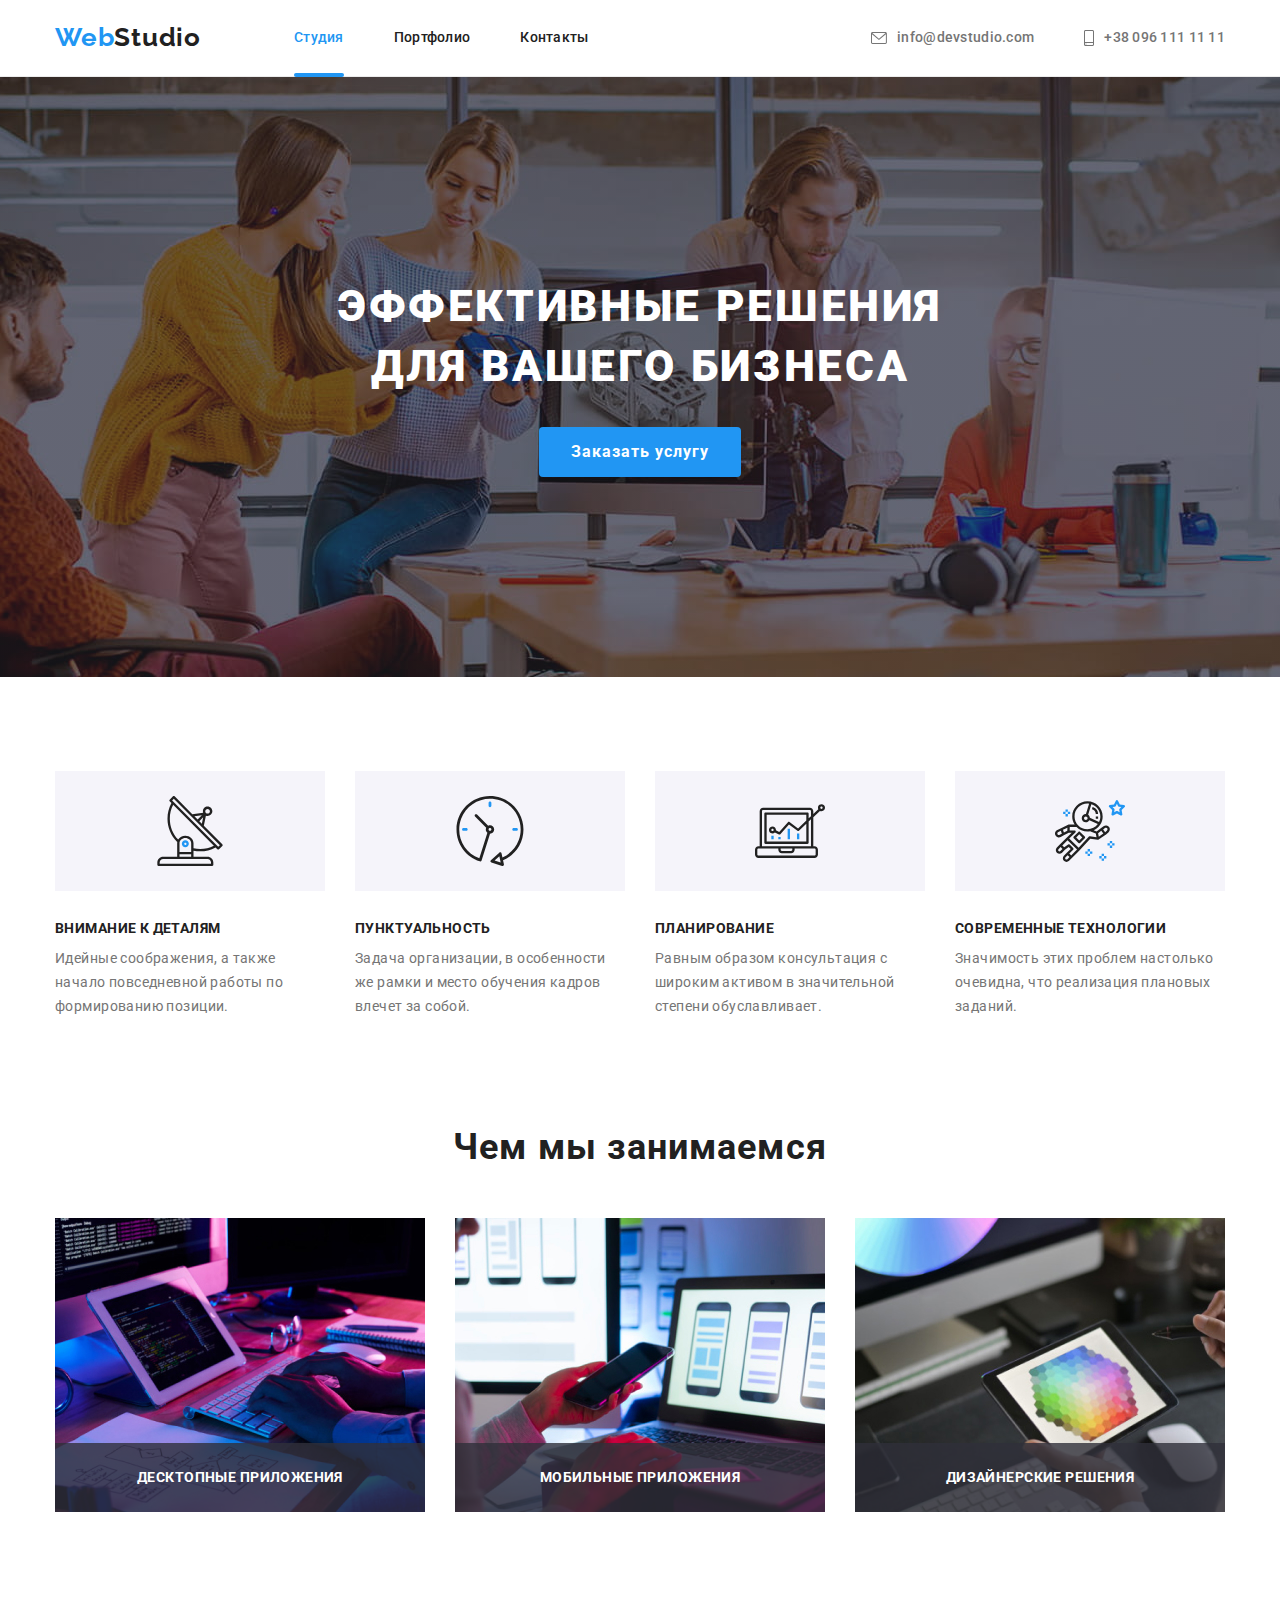
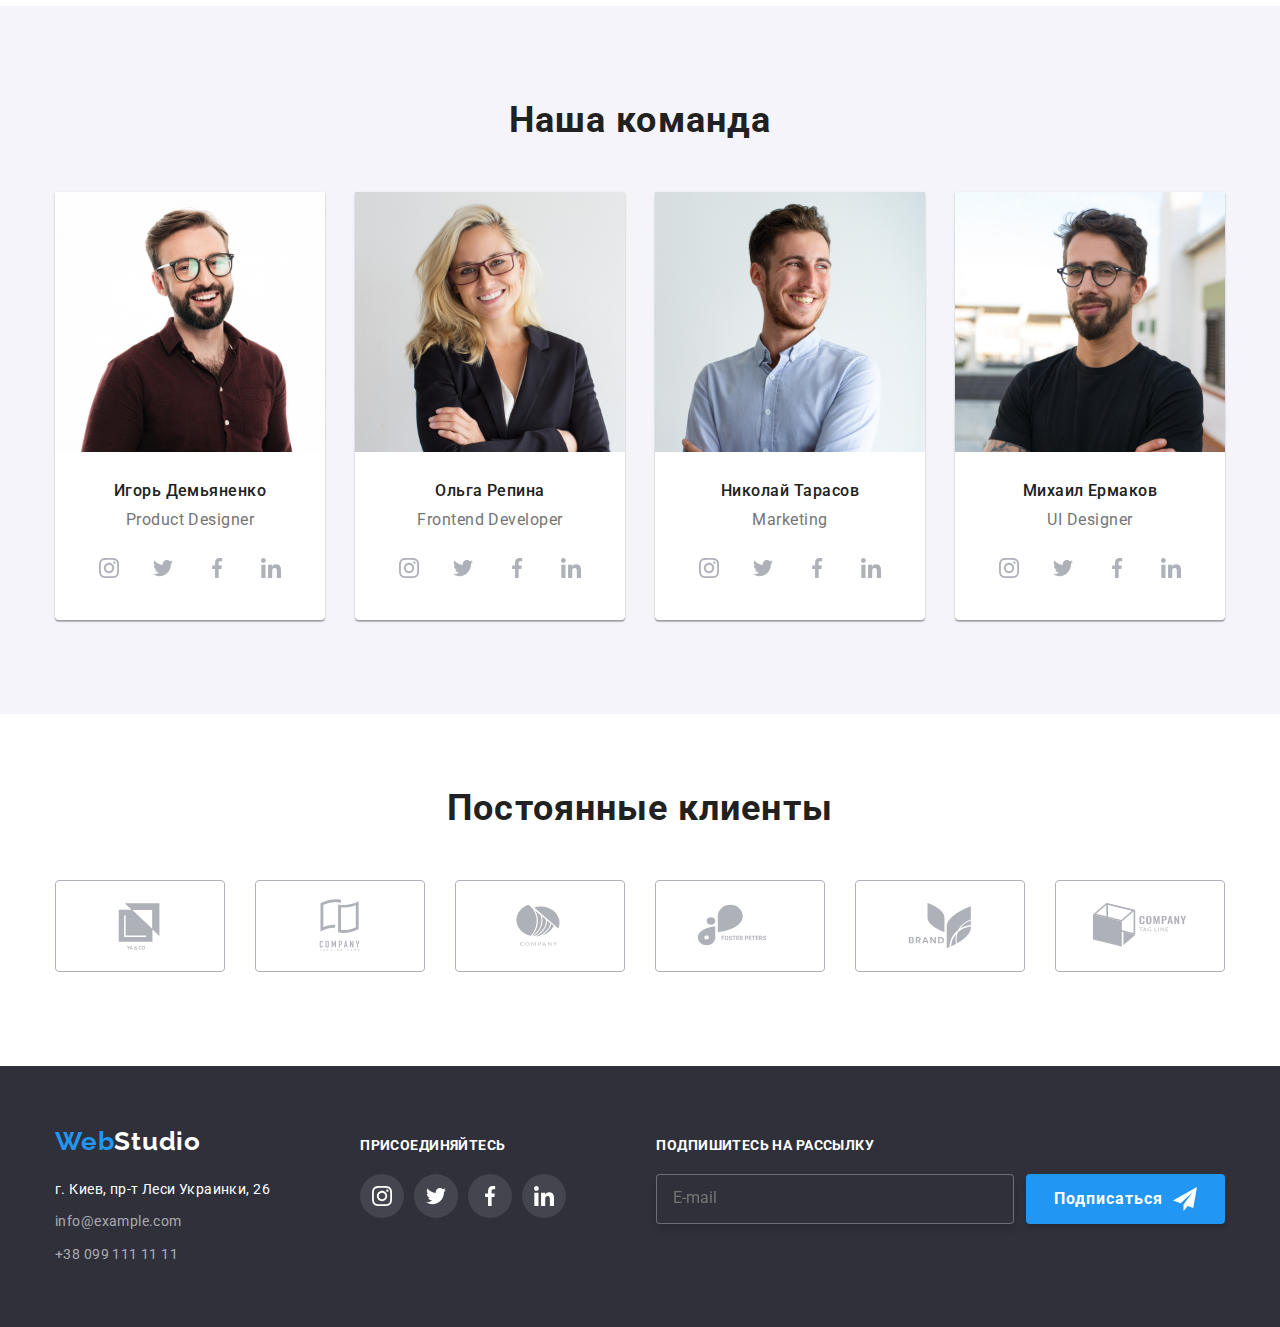
<file: index.html>
<!DOCTYPE html>
<html lang="ru">
  <head>
    <meta charset="UTF-8" />
    <meta http-equiv="X-UA-Compatible" content="IE=edge" />
    <meta name="viewport" content="width=device-width, initial-scale=1.0" />

    <title>Web Studio</title>
    <link
      href="https://fonts.googleapis.com/css2?family=Raleway:wght@700&family=Roboto:wght@400;500;700;900&display=swap"
      rel="stylesheet"
    />
    <link rel="preconnect" href="https://fonts.gstatic.com" crossorigin />
    <link
      rel="stylesheet"
      href="https://cdnjs.cloudflare.com/ajax/libs/modern-normalize/1.0.0/modern-normalize.min.css"
    />
    <link rel="stylesheet" href="./style/style.css" />
  </head>
  <body>
    <!--Шапка сайту-->
    <header class="header">
      <div class="container container-header">
        <nav class="navigation">
          <a class="navigation-logo" href="./index.html"
            ><span>Web</span>Studio</a
          >
          <ul class="navigation-list">
            <li>
              <a class="nav-list-link current" href="./index.html">Студия</a>
            </li>
            <li>
              <a class="nav-list-link" href="./portfolio.html">Портфолио</a>
            </li>
            <li>
              <a class="nav-list-link" href="">Контакты</a>
            </li>
          </ul>
        </nav>
        <ul class="header-contacts">
          <li class="headers-contacts-content">
            <a class="navigation-mail" href="mailto:info@devstudio.com">
              <svg class="icon" width="16px" height="12px">
                <use href="./images/sprite.svg#icon-envelope"></use>
              </svg>
              info@devstudio.com
            </a>
          </li>
          <li class="headers-contacts-content">
            <a class="navigation-tel" href="tel:+380961111111">
              <svg class="icon" width="10" height="16">
                <use href="./images/sprite.svg#icon-smartphone"></use>
              </svg>
              +38 096 111 11 11
            </a>
          </li>
        </ul>
      </div>
    </header>
    <!--Контентная часть сайту-->
    <main>
      <!--Hero-->
      <section class="hero-section">
        <div class="container">
          <h1 class="hero-title">
            Эффективные решения<br />
            для вашего бизнеса
          </h1>
          <button data-modal-open class="hero-button" type="button">
            Заказать услугу
          </button>
        </div>
      </section>
      <!--Особенности-->
      <section class="features-section">
        <div class="container">
          <h2 class="visually-hidden">Особенности</h2>
          <ul class="features-list list">
            <li class="features-item icon-antenna">
              <div class="icon-container">
                <svg class="icon-antenna" width="70px" height="70px">
                  <use href="./images/sprite.svg#icon-antenna"></use>
                </svg>
              </div>
              <h3 class="features-title">Внимание к деталям</h3>
              <p class="features-description">
                Идейные соображения, а также начало повседневной работы по
                формированию позиции.
              </p>
            </li>
            <li class="features-item icon-clock">
              <div class="icon-container">
                <svg class="icon-clock" width="70px" height="70px">
                  <use href="./images/sprite.svg#icon-clock"></use>
                </svg>
              </div>
              <h3 class="features-title">Пунктуальность</h3>
              <p class="features-description">
                Задача организации, в особенности же рамки и место обучения
                кадров влечет за собой.
              </p>
            </li>
            <li class="features-item icon-diagram">
              <div class="icon-container">
                <svg class="icon-diagram" width="70px" height="70px">
                  <use href="./images/sprite.svg#icon-diagram"></use>
                </svg>
              </div>
              <h3 class="features-title">Планирование</h3>
              <p class="features-description">
                Равным образом консультация с широким активом в значительной
                степени обуславливает.
              </p>
            </li>
            <li class="features-item icon-astronaut">
              <div class="icon-container">
                <svg class="icon-astronaut" width="70px" height="70px">
                  <use href="./images/sprite.svg#icon-astronaut"></use>
                </svg>
              </div>
              <h3 class="features-title">Современные технологии</h3>
              <p class="features-description">
                Значимость этих проблем настолько очевидна, что реализация
                плановых заданий.
              </p>
            </li>
          </ul>
        </div>
      </section>
      <!--Чем мы занимаемся-->
      <section class="activity-section">
        <div class="container">
          <h2 class="activity-title">Чем мы занимаемся</h2>
          <ul class="activity-list">
            <li class="activity-list-items">
              <div class="activity-list-thumb-container">
                <img
                  class="activity-list-thumg"
                  src="./images/box1.jpg"
                  alt="верстка сайту"
                  width="370"
                />
                <p class="activity-list-thumb-txt">Десктопные приложения</p>
              </div>
            </li>
            <li class="activity-list-items">
              <div class="activity-list-thumb-container">
                <img
                  class="activity-list-thumg"
                  src="./images/box2.jpg"
                  alt="адаптивність сайту"
                  width="370"
                />
                <p class="activity-list-thumb-txt">Мобильные приложения</p>
              </div>
            </li>
            <li class="activity-list-items">
              <div class="activity-list-thumb-container">
                <img
                  class="activity-list-thumg"
                  src="./images/box3.jpg"
                  alt="дизайн сайту"
                  width="370"
                />
                <p class="activity-list-thumb-txt">Дизайнерские решения</p>
              </div>
            </li>
          </ul>
        </div>
      </section>
      <!--Наша команда-->
      <section class="team-section">
        <div class="container">
          <h2 class="team-title">Наша команда</h2>
          <ul class="team-list">
            <li class="team-members">
              <img
                src="./images/employee1.jpg"
                alt="Перший працівник"
                width="270"
              />
              <div class="team-members-info">
                <h3 class="team-members-name">Игорь Демьяненко</h3>
                <p class="team-members-job">Product Designer</p>
                <ul class="team-social">
                  <li class="socials">
                    <a class="socials-link" href="#">
                      <svg class="insta">
                        <use href="./images/sprite.svg#icon-instagram"></use>
                      </svg>
                    </a>
                  </li>
                  <li class="socials">
                    <a class="socials-link" href="#">
                      <svg class="twit">
                        <use href="./images/sprite.svg#icon-twitter"></use>
                      </svg>
                    </a>
                  </li>
                  <li class="socials">
                    <a class="socials-link" href="#">
                      <svg class="fb">
                        <use href="./images/sprite.svg#icon-facebook"></use>
                      </svg>
                    </a>
                  </li>
                  <li class="socials">
                    <a class="socials-link" href="#">
                      <svg class="link">
                        <use href="./images/sprite.svg#icon-linkedin"></use>
                      </svg>
                    </a>
                  </li>
                </ul>
              </div>
            </li>
            <li class="team-members">
              <img
                src="./images/employee2.jpg"
                alt="Другий працівник"
                width="270"
              />
              <div class="team-members-info">
                <h3 class="team-members-name">Ольга Репина</h3>
                <p class="team-members-job">Frontend Developer</p>
                <ul class="team-social">
                  <li class="socials">
                    <a class="socials-link" href="#">
                      <svg class="insta">
                        <use href="./images/sprite.svg#icon-instagram"></use>
                      </svg>
                    </a>
                  </li>
                  <li class="socials">
                    <a class="socials-link" href="#">
                      <svg class="twit">
                        <use href="./images/sprite.svg#icon-twitter"></use>
                      </svg>
                    </a>
                  </li>
                  <li class="socials">
                    <a class="socials-link" href="#">
                      <svg class="fb">
                        <use href="./images/sprite.svg#icon-facebook"></use>
                      </svg>
                    </a>
                  </li>
                  <li class="socials">
                    <a class="socials-link" href="#">
                      <svg class="link">
                        <use href="./images/sprite.svg#icon-linkedin"></use>
                      </svg>
                    </a>
                  </li>
                </ul>
              </div>
            </li>
            <li class="team-members">
              <img
                src="./images/employee3.jpg"
                alt="Третій працівник"
                width="270"
              />
              <div class="team-members-info">
                <h3 class="team-members-name">Николай Тарасов</h3>
                <p class="team-members-job">Marketing</p>
                <ul class="team-social">
                  <li class="socials">
                    <a class="socials-link" href="#">
                      <svg class="insta">
                        <use href="./images/sprite.svg#icon-instagram"></use>
                      </svg>
                    </a>
                  </li>
                  <li class="socials">
                    <a class="socials-link" href="#">
                      <svg class="twit">
                        <use href="./images/sprite.svg#icon-twitter"></use>
                      </svg>
                    </a>
                  </li>
                  <li class="socials">
                    <a class="socials-link" href="#">
                      <svg class="fb">
                        <use href="./images/sprite.svg#icon-facebook"></use>
                      </svg>
                    </a>
                  </li>
                  <li class="socials">
                    <a class="socials-link" href="#">
                      <svg class="link">
                        <use href="./images/sprite.svg#icon-linkedin"></use>
                      </svg>
                    </a>
                  </li>
                </ul>
              </div>
            </li>
            <li class="team-members">
              <img
                src="./images/employee4.jpg"
                alt="Четвертий працівник"
                width="270"
              />
              <div class="team-members-info">
                <h3 class="team-members-name">Михаил Ермаков</h3>
                <p class="team-members-job">UI Designer</p>
                <ul class="team-social">
                  <li class="socials">
                    <a class="socials-link" href="#">
                      <svg class="insta">
                        <use href="./images/sprite.svg#icon-instagram"></use>
                      </svg>
                    </a>
                  </li>
                  <li class="socials">
                    <a class="socials-link" href="#">
                      <svg class="twit">
                        <use href="./images/sprite.svg#icon-twitter"></use>
                      </svg>
                    </a>
                  </li>
                  <li class="socials">
                    <a class="socials-link" href="#">
                      <svg class="fb">
                        <use href="./images/sprite.svg#icon-facebook"></use>
                      </svg>
                    </a>
                  </li>
                  <li class="socials">
                    <a class="socials-link" href="#">
                      <svg class="link">
                        <use href="./images/sprite.svg#icon-linkedin"></use>
                      </svg>
                    </a>
                  </li>
                </ul>
              </div>
            </li>
          </ul>
        </div>
      </section>
      <!-- Постоянные клиенты -->
      <section class="regular-clients-sect">
        <div class="container">
          <h2 class="regular-clients-title">Постоянные клиенты</h2>
          <ul class="regular-clients-list">
            <li class="client">
              <a class="client-link" href="#">
                <svg class="logo" width="106px" height="60px">
                  <use href="./images/sprite.svg#icon-Logo-1"></use>
                </svg>
              </a>
            </li>
            <li class="client">
              <a class="client-link" href="#">
                <svg class="logo" width="106px" height="60px">
                  <use href="./images/sprite.svg#icon-Logo-2"></use>
                </svg>
              </a>
            </li>
            <li class="client">
              <a class="client-link" href="#">
                <svg class="logo" width="106px" height="60px">
                  <use href="./images/sprite.svg#icon-Logo-3"></use>
                </svg>
              </a>
            </li>
            <li class="client">
              <a class="client-link" href="#">
                <svg class="logo" width="106px" height="60px">
                  <use href="./images/sprite.svg#icon-Logo-4"></use>
                </svg>
              </a>
            </li>
            <li class="client">
              <a class="client-link" href="#">
                <svg class="logo" width="106px" height="60px">
                  <use href="./images/sprite.svg#icon-Logo-5"></use>
                </svg>
              </a>
            </li>
            <li class="client">
              <a class="client-link" href="#">
                <svg class="logo" width="106px" height="60px">
                  <use href="./images/sprite.svg#icon-Logo-6"></use>
                </svg>
              </a>
            </li>
          </ul>
        </div>
      </section>
    </main>
    <!-- Футер -->
    <footer>
      <div class="container footer-container">
        <div class="footer-contacts">
          <a class="footer-logo" href="./index.html"><span>Web</span>Studio</a>
          <address class="footer-adress">
            <a
              class="footer-adress-link"
              href="https://www.google.com/maps/place/%D0%B1%D1%83%D0%BB%D1%8C%D0%B2%D0%B0%D1%80+%D0%9B%D0%B5%D1%81%D1%96+%D0%A3%D0%BA%D1%80%D0%B0%D1%97%D0%BD%D0%BA%D0%B8,+26,+%D0%9A%D0%B8%D1%97%D0%B2,+%D0%A3%D0%BA%D1%80%D0%B0%D1%97%D0%BD%D0%B0,+02000/@50.4262439,30.5374973,17.52z/data=!4m5!3m4!1s0x40d4cf0e033ecbe9:0x57a4dffefec77da0!8m2!3d50.4265807!4d30.5383858"
              target="_blank"
            >
              г. Киев, пр-т Леси Украинки, 26</a
            >
          </address>
          <ul class="footer-list">
            <li class="footer-item">
              <a class="footer-email" href="mailto:info@example.com"
                >info@example.com</a
              >
            </li>
            <li class="footer-item">
              <a class="footer-tel" href="tel:+380991111111"
                >+38 099 111 11 11</a
              >
            </li>
          </ul>
        </div>
        <div class="footer-social-container">
          <h2 class="footer-social-title">Присоединяйтесь</h2>
          <ul class="footer-contacts-list">
            <li class="footer-icon">
              <a href="#">
                <svg class="insta-footer">
                  <use href="./images/sprite.svg#icon-instagram"></use>
                </svg>
              </a>
            </li>
            <li class="footer-icon">
              <a href="#">
                <svg class="twit-footer">
                  <use href="./images/sprite.svg#icon-twitter"></use>
                </svg>
              </a>
            </li>
            <li class="footer-icon">
              <a href="#">
                <svg class="fb-footer">
                  <use href="./images/sprite.svg#icon-facebook"></use>
                </svg>
              </a>
            </li>
            <li class="footer-icon">
              <a href="#">
                <svg class="link-footer">
                  <use href="./images/sprite.svg#icon-linkedin"></use>
                </svg>
              </a>
            </li>
          </ul>
        </div>
        <div class="footer-form-container">
          <form name="newsletter-form" class="footer-form">
            <strong class="footer-title-email">Подпишитесь на рассылку</strong>
            <div class="input-submit-container">
              <input
                class="footer-form-input"
                id="email"
                type="email"
                name="mail"
                placeholder="E-mail"
              />
              <button type="submit" class="footer-form-button">
                Подписаться
                <svg class="footer-form-svg" width="24px" height="24px">
                  <use href="./images/sprite.svg#icon-send"></use>
                </svg>
              </button>
            </div>
          </form>
        </div>
      </div>
    </footer>
    <div data-modal class="backdrop is-hidden">
      <div class="backdrop-modal">
        <button data-modal-close class="backdrop-close-button">
          <svg class="backdrop-modal-close-icon" width="18px" height="18px">
            <use href="./images/sprite.svg#icon-close-icon"></use>
          </svg>
        </button>
        <form class="modal-form" name="modal-form">
          <strong class="modal-form-title">
            Оставьте свои данные, мы вам перезвоним
          </strong>
          <div class="form-field">
            <label for="name" class="modal-form-label">Имя</label>
            <input class="name-form" type="text" name="name" id="name" />
            <svg class="modal-svg-person" width="18px" height="18px">
              <use href="./images/sprite.svg#icon-person-modal"></use>
            </svg>
          </div>
          <div class="form-field">
            <label for="tel" class="modal-form-label">Телефон</label>
            <input class="tel-form" type="tel" name="telephone" id="tel" />
            <svg class="modal-svg-tel" width="18px" height="18px">
              <use href="./images/sprite.svg#icon-phone-modal"></use>
            </svg>
          </div>
          <div class="form-field">
            <label for="mail" class="modal-form-label">Почта</label>
            <input class="email-form" type="email" name="email" id="mail" />
            <svg class="modal-svg-email" width="18px" height="18px">
              <use href="./images/sprite.svg#icon-email-modal"></use>
            </svg>
          </div>
          <div class="form-field">
            <label for="comment" class="modal-form-label">Коментарий</label>
            <textarea
              name="comment"
              rows="5"
              placeholder="Введите текст"
              id="comment"
              class="modal-form-textarea"
            ></textarea>
          </div>
          <div class="modal-form-checkbox">
            <label class="checkbox-policy-agreement">
              <input class="checkbox-policy" type="checkbox" name="policy" />
              <svg class="checkbox-icon-svg" width="16px" height="15px">
                <use href="./images/sprite.svg#icon-check"></use>
              </svg>
              Соглашаюсь с рассылкой и принимаю&nbsp;
              <a class="policy-agreement-link" href="#"> Условия договора</a>
            </label>
          </div>
          <button type="submit" class="modal-form-button">Отправить</button>
        </form>
      </div>
    </div>
    <script src="./js/modal.js"></script>
  </body>
</html>
</file>
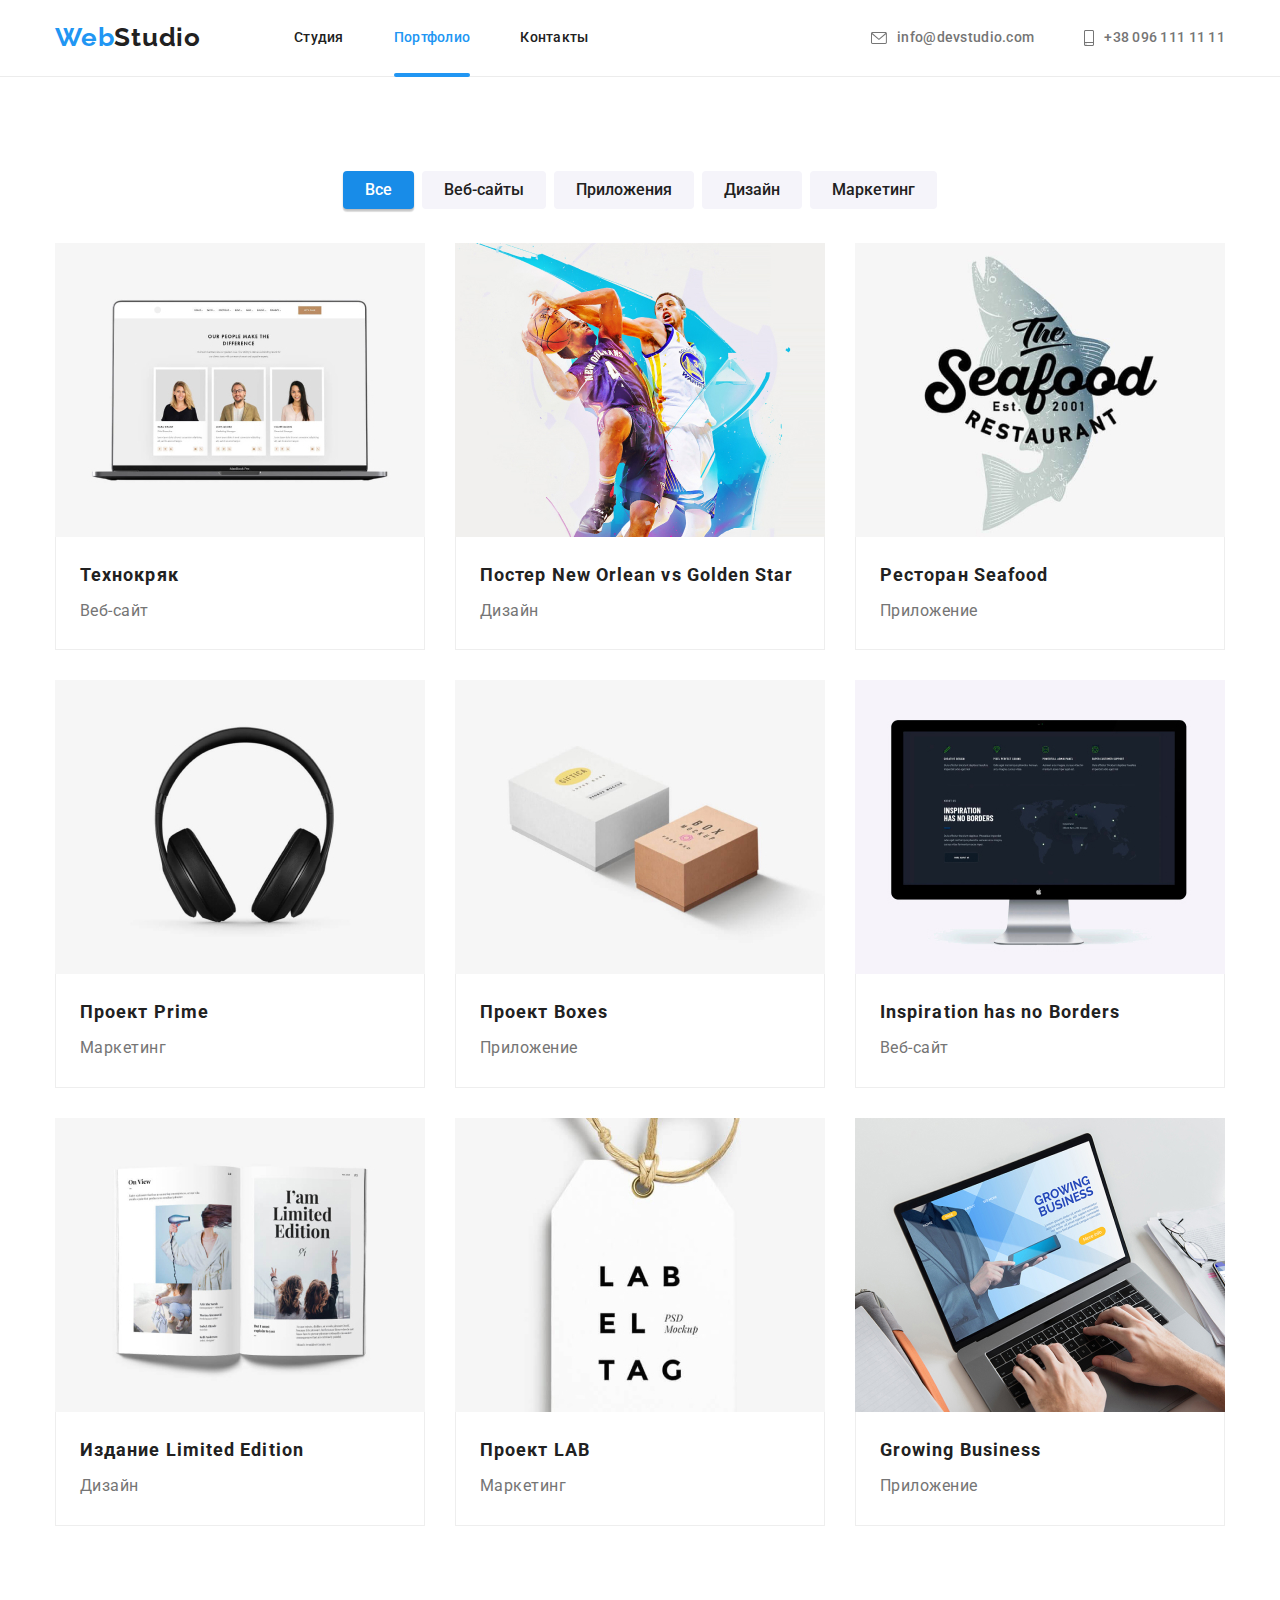
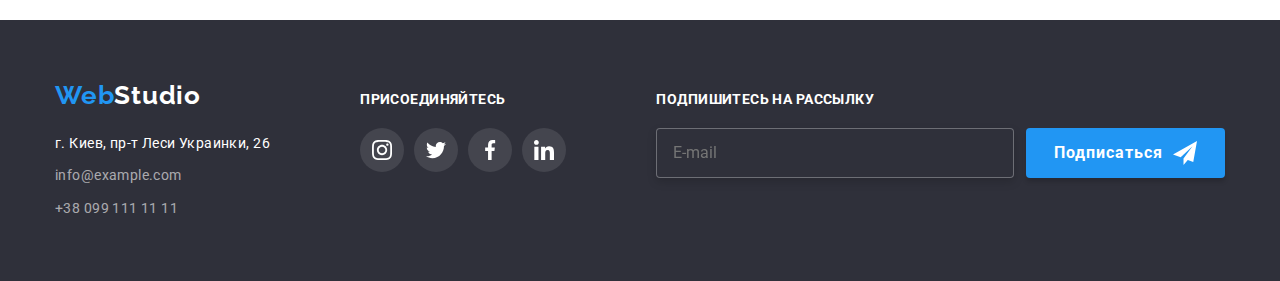
<file: portfolio.html>
<!DOCTYPE html>
<html lang="ru">
  <head>
    <meta charset="UTF-8" />
    <meta http-equiv="X-UA-Compatible" content="IE=edge" />
    <meta name="viewport" content="width=device-width, initial-scale=1.0" />

    <title>Web Studio</title>
    <link
      href="https://fonts.googleapis.com/css2?family=Raleway:wght@700&family=Roboto:wght@400;500;700;900&display=swap"
      rel="stylesheet"
    />
    <link rel="preconnect" href="https://fonts.gstatic.com" crossorigin />
    <link
      rel="stylesheet"
      href="https://cdnjs.cloudflare.com/ajax/libs/modern-normalize/1.0.0/modern-normalize.min.css"
    />
    <link rel="stylesheet" href="./style/style.css" />
  </head>
  <body>
    <!--Шапка сайту-->
    <header class="header">
      <div class="container container-header">
        <nav class="navigation">
          <a class="navigation-logo" href="./index.html"
            ><span>Web</span>Studio</a
          >
          <ul class="navigation-list">
            <li>
              <a class="nav-list-link" href="./index.html">Студия</a>
            </li>
            <li>
              <a class="nav-list-link current" href="./portfolio.html"
                >Портфолио</a
              >
            </li>
            <li>
              <a class="nav-list-link" href="">Контакты</a>
            </li>
          </ul>
        </nav>
        <ul class="header-contacts">
          <li class="headers-contacts-content">
            <a class="navigation-mail" href="mailto:info@devstudio.com">
              <svg class="icon" width="16px" height="12px">
                <use href="./images/sprite.svg#icon-envelope"></use>
              </svg>
              info@devstudio.com
            </a>
          </li>
          <li class="headers-contacts-content">
            <a class="navigation-tel" href="tel:+380961111111">
              <svg class="icon" width="10" height="16">
                <use href="./images/sprite.svg#icon-smartphone"></use>
              </svg>
              +38 096 111 11 11
            </a>
          </li>
        </ul>
      </div>
    </header>
    <!-- Контентна частина -->
    <main>
      <section class="section">
        <div class="template-container">
          <h2 class="template-title-hidden">Шаблоны</h2>
          <ul class="filters-list">
            <li class="filter-list-item">
              <button class="filters-list-button current-button" type="button">
                Все
              </button>
            </li>
            <li class="filters-list-item">
              <button class="filters-list-button" type="button">
                Веб-сайты
              </button>
            </li>
            <li class="filters-list-item">
              <button class="filters-list-button" type="button">
                Приложения
              </button>
            </li>
            <li class="filters-list-item">
              <button class="filters-list-button" type="button">Дизайн</button>
            </li>
            <li class="filters-list-item">
              <button class="filters-list-button" type="button">
                Маркетинг
              </button>
            </li>
          </ul>
          <ul class="template-list">
            <li class="template-thumb">
              <a class="template-thumb-link" href="#">
                <div class="template-thumb-container">
                  <img
                    src="./images/portfolioimg1.jpg"
                    alt="Веб-сайт пример"
                    width="370"
                  />
                  <div class="card-description">
                    <p class="card-description-txt">
                      Ресурс предлагает комплексные предложения с разным уровнем
                      функционала и сервисов. Все это позволит посетителю
                      получить исчерпывающие сведения о компании или частном
                      лице.
                    </p>
                  </div>
                </div>
                <div class="card-text">
                  <h3>Технокряк</h3>
                  <p>Веб-сайт</p>
                </div>
              </a>
            </li>
            <li class="template-thumb">
              <a class="template-thumb-link" href="#">
                <div class="template-thumb-container">
                  <img
                    src="./images/portfolioimg2.jpg"
                    alt="Постер пример"
                    width="370"
                  />
                  <div class="card-description">
                    <p class="card-description-txt">
                      Ресурс предлагает комплексные предложения с разным уровнем
                      функционала и сервисов. Все это позволит посетителю
                      получить исчерпывающие сведения о компании или частном
                      лице.
                    </p>
                  </div>
                </div>
                <div class="card-text">
                  <h3>Постер New Orlean vs Golden Star</h3>
                  <p>Дизайн</p>
                </div>
              </a>
            </li>
            <li class="template-thumb">
              <a class="template-thumb-link" href="#">
                <div class="template-thumb-container">
                  <img
                    src="./images/portfolioimg3.jpg"
                    alt="Приложение пример"
                    width="370"
                  />
                  <div class="card-description">
                    <p class="card-description-txt">
                      Ресурс предлагает комплексные предложения с разным уровнем
                      функционала и сервисов. Все это позволит посетителю
                      получить исчерпывающие сведения о компании или частном
                      лице.
                    </p>
                  </div>
                </div>
                <div class="card-text">
                  <h3>Ресторан Seafood</h3>
                  <p>Приложение</p>
                </div>
              </a>
            </li>
            <li class="template-thumb">
              <a class="template-thumb-link" href="#"
                ><div class="template-thumb-container">
                  <img
                    src="./images/portfolioimg4.jpg"
                    alt="Маркетинг пример"
                    width="370"
                  />
                  <div class="card-description">
                    <p class="card-description-txt">
                      Ресурс предлагает комплексные предложения с разным уровнем
                      функционала и сервисов. Все это позволит посетителю
                      получить исчерпывающие сведения о компании или частном
                      лице.
                    </p>
                  </div>
                </div>
                <div class="card-text">
                  <h3>Проект Prime</h3>
                  <p>Маркетинг</p>
                </div>
              </a>
            </li>
            <li class="template-thumb">
              <a class="template-thumb-link" href="#"
                ><div class="template-thumb-container">
                  <img
                    src="./images/portfolioimg5.jpg"
                    alt="Приложение пример"
                    width="370"
                  />
                  <div class="card-description">
                    <p class="card-description-txt">
                      Ресурс предлагает комплексные предложения с разным уровнем
                      функционала и сервисов. Все это позволит посетителю
                      получить исчерпывающие сведения о компании или частном
                      лице.
                    </p>
                  </div>
                </div>
                <div class="card-text">
                  <h3>Проект Boxes</h3>
                  <p>Приложение</p>
                </div>
              </a>
            </li>
            <li class="template-thumb">
              <a class="template-thumb-link" href="#">
                <div class="template-thumb-container">
                  <img
                    src="./images/portfolioimg6.jpg"
                    alt="Веб-сайты пример"
                    width="370"
                  />
                  <div class="card-description">
                    <p class="card-description-txt">
                      Ресурс предлагает комплексные предложения с разным уровнем
                      функционала и сервисов. Все это позволит посетителю
                      получить исчерпывающие сведения о компании или частном
                      лице.
                    </p>
                  </div>
                </div>
                <div class="card-text">
                  <h3>Inspiration has no Borders</h3>
                  <p>Веб-сайт</p>
                </div>
              </a>
            </li>
            <li class="template-thumb">
              <a class="template-thumb-link" href="#"
                ><div class="template-thumb-container">
                  <img
                    src="./images/portfolioimg7.jpg"
                    alt="Дизайн пример"
                    width="370"
                  />
                  <div class="card-description">
                    <p class="card-description-txt">
                      Ресурс предлагает комплексные предложения с разным уровнем
                      функционала и сервисов. Все это позволит посетителю
                      получить исчерпывающие сведения о компании или частном
                      лице.
                    </p>
                  </div>
                </div>
                <div class="card-text">
                  <h3>Издание Limited Edition</h3>
                  <p>Дизайн</p>
                </div>
              </a>
            </li>
            <li class="template-thumb">
              <a class="template-thumb-link" href="#"
                ><div class="template-thumb-container">
                  <img
                    src="./images/portfolioimg8.jpg"
                    alt="Маркетинг пример"
                    width="370"
                  />
                  <div class="card-description">
                    <p class="card-description-txt">
                      Ресурс предлагает комплексные предложения с разным уровнем
                      функционала и сервисов. Все это позволит посетителю
                      получить исчерпывающие сведения о компании или частном
                      лице.
                    </p>
                  </div>
                </div>
                <div class="card-text">
                  <h3>Проект LAB</h3>
                  <p>Маркетинг</p>
                </div>
              </a>
            </li>
            <li class="template-thumb">
              <a class="template-thumb-link" href="#"
                ><div class="template-thumb-container">
                  <img
                    src="./images/portfolioimg9.jpg"
                    alt="Приложение пример"
                    width="370"
                  />
                  <div class="card-description">
                    <p class="card-description-txt">
                      Ресурс предлагает комплексные предложения с разным уровнем
                      функционала и сервисов. Все это позволит посетителю
                      получить исчерпывающие сведения о компании или частном
                      лице.
                    </p>
                  </div>
                </div>
                <div class="card-text">
                  <h3>Growing Business</h3>
                  <p>Приложение</p>
                </div>
              </a>
            </li>
          </ul>
        </div>
      </section>
    </main>
    <!-- Футер -->
    <footer>
      <div class="container footer-container">
        <div class="footer-contacts">
          <a class="footer-logo" href="./index.html"><span>Web</span>Studio</a>
          <address class="footer-adress">
            <a
              class="footer-adress-link"
              href="https://www.google.com/maps/place/%D0%B1%D1%83%D0%BB%D1%8C%D0%B2%D0%B0%D1%80+%D0%9B%D0%B5%D1%81%D1%96+%D0%A3%D0%BA%D1%80%D0%B0%D1%97%D0%BD%D0%BA%D0%B8,+26,+%D0%9A%D0%B8%D1%97%D0%B2,+%D0%A3%D0%BA%D1%80%D0%B0%D1%97%D0%BD%D0%B0,+02000/@50.4262439,30.5374973,17.52z/data=!4m5!3m4!1s0x40d4cf0e033ecbe9:0x57a4dffefec77da0!8m2!3d50.4265807!4d30.5383858"
              target="_blank"
            >
              г. Киев, пр-т Леси Украинки, 26</a
            >
          </address>
          <ul class="footer-list">
            <li class="footer-item">
              <a class="footer-email" href="mailto:info@example.com"
                >info@example.com</a
              >
            </li>
            <li class="footer-item">
              <a class="footer-tel" href="tel:+380991111111"
                >+38 099 111 11 11</a
              >
            </li>
          </ul>
        </div>
        <div class="footer-social-container">
          <h2 class="footer-social-title">Присоединяйтесь</h2>
          <ul class="footer-contacts-list">
            <li class="footer-icon">
              <a href="#">
                <svg class="insta-footer">
                  <use href="./images/sprite.svg#icon-instagram"></use>
                </svg>
              </a>
            </li>
            <li class="footer-icon">
              <a href="#">
                <svg class="twit-footer">
                  <use href="./images/sprite.svg#icon-twitter"></use>
                </svg>
              </a>
            </li>
            <li class="footer-icon">
              <a href="#">
                <svg class="fb-footer">
                  <use href="./images/sprite.svg#icon-facebook"></use>
                </svg>
              </a>
            </li>
            <li class="footer-icon">
              <a href="#">
                <svg class="link-footer">
                  <use href="./images/sprite.svg#icon-linkedin"></use>
                </svg>
              </a>
            </li>
          </ul>
        </div>
        <div class="footer-form-container">
          <form name="newsletter-form" class="footer-form">
            <strong class="footer-title-email">Подпишитесь на рассылку</strong>
            <div class="input-submit-container">
              <input
                class="footer-form-input"
                id="email"
                type="email"
                name="mail"
                placeholder="E-mail"
              />
              <button type="submit" class="footer-form-button">
                Подписаться
                <svg class="footer-form-svg" width="24px" height="24px">
                  <use href="./images/sprite.svg#icon-send"></use>
                </svg>
              </button>
            </div>
          </form>
        </div>
      </div>
    </footer>
  </body>
</html>
</file>
<file: style/style.css>
html {
    box-sizing: border-box;
}

*,
*::after,
*::before {
    box-sizing: inherit;
}

/* Стили для обнуления верхних отступов у элементов */
h1,
h2,
h3,
h4,
h5,
h6,
p {
    margin-top: 0;
}

/* Класс для обнуления базовых свойств у списков (ul) */
ul {
    list-style: none;
    padding-left: 0;
    margin: 0;
}

/* Класс для обнуления базовых свойств у ссылок */
a {
    text-decoration: none;
    color: inherit;
}

/* Свойства для корректного отображения картинок */
img {
    display: block;
    max-width: 100%;
    height: auto;
}

/* Свойства для обнуления курсива у address */
address {
    font-style: normal;
}
  
:root{
    --main-txt-color: #212121;
    --dark-blue-txt-color: #0f4877;
    --light-blue-txt-color: #2196F3;
    --medium-light-blue-color: #188ce8;
    --grey-color: #757575;
    --white-color: #ffffff;
    --dark-white-color: #cecece;
    --dark-grey-color: #2F303A;
    --light-grey-color: #f5f4fA;
    --container-width: 1200px;
    --svg-color: #afb1b8;
    --black-color: #000000;
    --transition-timing-function: cubic-bezier(0.4, 0, 0.2, 1);
    --overlay-potfolio-card-bg-color: rgba(33, 150, 243, 0.9);
}

body{
    font-family:'Roboto', 'Verdana';
    color: var(--main-txt-color);
}

/* GLOBAL CONTAINER */

.container{
    width: var(--container-width);
    margin: 0 auto;
    padding: 0 15px;
}

/* HEADER */

.header{
    border-bottom: 1px solid #ECECEC;
}

.container-header {
    display: flex;
    justify-content: space-between;
    align-items: center;
}

.navigation{
    display: flex;
    align-items: center;
}

.navigation-logo{
    text-decoration: none;
    font-family: 'Raleway', 'Verdana';
    font-weight: 700;
    font-size: 26px;
    line-height: 1.2;
    letter-spacing: 0.03em;
    color: var(--main-txt-color);
}

.navigation-logo span{
    color: var(--light-blue-txt-color);
}

.navigation-list{
    display: flex;
    gap: 50px;
    margin-left: 93px;
    list-style: none;
    font-weight: 500;
    font-size: 14px;
    line-height: 1.14;
    letter-spacing: 0.02em;
}

.nav-list-link{
    padding: 30px 0;
}

.navigation-list .current {
    position: relative;
    color: var(--light-blue-txt-color);
}
    
.current:after{
    content: "";
    position: absolute;
    bottom: -1px;
    left: 0;
    height: 4px;
    width: 100%;
    border-radius: 2px;
    background-color: var(--light-blue-txt-color);
}

.nav-list-link{
    display: block;
    color: var(--main-txt-color);
    transition: color 250ms var(--transition-timing-function);
}
 
.nav-list-link:hover,
.nav-list-link:focus{
    color: var(--light-blue-txt-color);
}

.nav-list-link:active{
    color: var(--dark-blue-txt-color);
}

.header-contacts{
    display: flex;
    align-items: center;
}

.navigation-mail,
.navigation-tel {
    text-decoration: none;
    font-weight: 500;
    font-size: 14px;
    line-height: 1.14;
    letter-spacing: 0.02em;
    color: var(--grey-color);
}

.headers-contacts-content{
    margin-right: 50px;
}

.navigation-mail, .navigation-tel{
    display: flex;
    align-items: center;
    transition: color 250ms var(--transition-timing-function);
}

.header-contacts a:hover,
.header-contacts a:focus {
    color: var(--light-blue-txt-color);
    fill: var(--light-blue-txt-color);
}

.header-contacts a:active {
    color: var(--dark-blue-txt-color);
    fill: var(----dark-blue-txt-color);
}

.icon{
    margin-right: 10px;
    fill: currentColor;
}

.headers-contacts-content:last-child {
    margin-right: 0;
}
/* MAIN */

/* HERO SECTION */

.hero-section{
    max-width: 1600px;
    height: 600px;
    padding: 200px 0;
    margin: 0 auto;
    background-image:
    linear-gradient(to right, rgba(47, 48, 58, 0.4), rgba(47, 48, 58, 0.4)),
    url(../images/hero-bgimg.jpg);
    background-color: #2F303A;
    background-size: cover;
    background-position: center;
    background-repeat: no-repeat;
}

.hero-title{
    margin-bottom: 30px;
    text-align: center;
    text-transform: uppercase;
    font-weight: 900;
    font-size: 44px;
    line-height: 1.36;
    letter-spacing: 0.06em;
    color: var(--white-color);
}

.hero-button{
    display: block;
    margin: 0 auto;
    padding: 10px 32px 10px 32px;
    border: none;
    border-radius: 4px;
    font-family: inherit;
    cursor: pointer;
    letter-spacing: 0.06em;
    font-weight: 700;
    font-size: 16px;
    line-height: 1.88;
    background: var(--light-blue-txt-color);
    box-shadow: 0px 4px 4px rgba(0, 0, 0, 0.15);
    color: var(--white-color);
    transition: background-color 250ms var(--transition-timing-function), color 250ms var(--transition-timing-function);
}

.hero-button:hover,
.hero-button:focus{
    background-color: var(--medium-light-blue-color);
}

.hero-button:active{
    background-color: var(--dark-blue-txt-color);
}

/* FEATURES SECTION */

.features-section {
    padding: 94px 0;
}

.visually-hidden {
    position: absolute;
    width: 1px;
    height: 1px;
    margin: -1px;
    border: 0;
    padding: 0;
    white-space: nowrap;
    clip-path: inset(100%);
    clip: rect(0 0 0 0);
    overflow: hidden;
}

.features-list {
    display: flex;
    justify-content: center;
}

.features-item {
    width: 275px;
}

.features-item + .features-item {
    margin-left: 30px;
}

.icon-container{
    display: flex;
    justify-content: center;
    align-items: center;
    width: 270px;
    height: 120px;
    margin-bottom: 30px;
    background-color: #F5F4FA;
}

.features-title {
    margin-bottom: 10px;
    text-transform: uppercase;
    font-size: 14px;
    line-height: 1.14;
    letter-spacing: 0.03em;
}

.features-description {
    font-size: 14px;
    line-height: 1.71;
    letter-spacing: 0.03em;
    color: var(--grey-color);
}

/* ACTIVITY SECTION */

.activity-section{
    padding: 0 0 94px 0;
}

.activity-title {
    text-align: center;
    margin-bottom: 50px;
    font-weight: 700;
    font-size: 36px;
    line-height: 1.16;
    letter-spacing: 0.03em;
}

.activity-list {
    display: flex;
    justify-content: space-between;
}

.activity-list-thumb-container{
    position: relative;
}

.activity-list-thumb-txt{
    position: absolute;
    bottom: 0;
    width: 100%;
    padding: 27px 0 27px 0;
    margin: 0;
    text-transform: uppercase;
    text-align: center;
     font-family: 'Roboto', sans-serif;
    font-weight: 700;
    font-size: 14px;
    line-height: 1.14;
    letter-spacing: 0.03em;
    color: var(--white-color);
    background: rgba(47, 48, 58, 0.8);
}


/* TEAM SECTION */

.team-section {
    padding: 94px 0;
    background-color: var(--light-grey-color);
}

.team-title {
    margin-bottom: 50px;
    text-align: center;
    font-weight: 700;
    font-size: 36px;
    line-height: 1.16;
    letter-spacing: 0.03em;
    color: var(--main-txt-color);
}

.team-list {
    display: flex;
    justify-content: space-between;
}

.team-members {
    border-radius: 0px 0px 4px 4px;
    background-color: var(--white-color);
    box-shadow: 0px 1px 3px rgba(0, 0, 0, 0.12), 0px 1px 1px rgba(0, 0, 0, 0.14), 0px 2px 1px rgba(0, 0, 0, 0.2);
}

.team-members-info{
    padding: 30px 0 30px 0;
}

.team-members-name{
    text-align: center;
    margin-bottom: 10px;
    font-weight: 500;
    font-size: 16px;
    line-height: 1.18;
    letter-spacing: 0.03em;
    color: var(--main-txt-color);
}

.team-members-job{
    margin-bottom: 16px;
    text-align: center;
    font-size: 16px;
    line-height: 1.18;
    letter-spacing: 0.03em;
    color: var(--grey-color);
}

.team-social{
    display: flex;
    justify-content: center;
    align-items: center;
}

.socials{
    margin-left: 10px;
}

.socials:nth-child(1){
    margin-left: 0;
}

.socials:nth-child(4){
    margin-right: 0;
}

.socials-link{
    display: flex;
    justify-content: center;
    align-items: center;
    width: 44px;
    height: 44px;
    border-radius: 50%;
    color: var(--svg-color);
    transition: color 250ms var(--transition-timing-function),
    background-color 250ms var(--transition-timing-function);
}

.insta, .fb, .twit, .link{
    width: 20px; 
    height: 20px;
    fill: currentColor;
}

.socials-link:hover,
.socials-link:focus{
    background-color: var(--light-blue-txt-color);
    color: var(--white-color);
}

.socials-link:active{
    background-color: var(--dark-blue-txt-color);
    color: var(--dark-white-color);
}

/*REGULAR CLIENTS */
.regular-clients-sect{
    padding: 74px 0 94px 0;
    background-color: var(--white-color);
}

.regular-clients-title{
    text-align: center;
    margin-bottom: 50px;
    font-weight: 700;
    font-size: 36px;
    line-height: 1.16;
    letter-spacing: 0.03em; 
}

.regular-clients-list{
    display: flex;
    justify-content: space-between;
}

.client .logo{
    fill: currentColor;
}

.client-link{
    display: flex;
    align-items: center;
    justify-content: center;
    border: 1px solid var(--svg-color);
    border-radius: 4px;
    width: 170px;
    height: 92px;
    color: var(--svg-color);
    transition: border-color 250ms var(--transition-timing-function), color 250ms var(--transition-timing-function);
}

.client-link:hover,
.client-link:focus{
    border-color: var(--light-blue-txt-color);
    color: var(--light-blue-txt-color);
}

.client-link:active{
    border-color: var(--dark-blue-txt-color);
    color: var(--dark-blue-txt-color);
}

/* FOOTER */
footer{
    padding: 60px 0 60px 0;
    background-color: var(--dark-grey-color);
}

.footer-container{
    display: flex;
    align-items: baseline;
}

.footer-logo{
    display: inline-block;
    margin-bottom: 20px;
    text-decoration: none;
    font-family: 'Raleway', 'Verdana';
    font-weight: 700;
    font-size: 26px;
    line-height: 1.2;
    letter-spacing: 0.03em;
    color: var(--white-color);
}

.footer-logo span {
    color: var(--light-blue-txt-color);
}

.footer-adress{
    margin-bottom: 9px;
    font-style: unset;
    font-weight: 400;
    font-size: 14px;
    line-height: 24px;
    letter-spacing: 0.03em;
}

.footer-adress-link{
    color: var(--white-color);
    transition: color 250ms var(--transition-timing-function);
}

.footer-list{
    list-style: none;
    font-weight: 400;
    font-size: 14px;
    line-height: 1.7;
    letter-spacing: 0.03em;
}

.footer-item:not(:last-child){
    margin-bottom: 9px;
}

.footer-email{
    display: inline-block;
    text-decoration: none;
    color: rgba(255, 255, 255, 60%);
    transition: color 250ms var(--transition-timing-function);
}

.footer-tel{
    text-decoration: none;
    color: rgba(255, 255, 255, 60%);
    transition: color 250ms var(--transition-timing-function);
}

.footer-list a:hover,
.footer-list a:focus {
    color: var(--light-blue-txt-color)
}

.footer-list a:active {
    color: var(--dark-blue-txt-color);
}

.footer-social-container{
    margin-left: auto;
}

.footer-contacts-list{
    display: flex;
}

.footer-social-title{
    align-self: flex-end;
    margin-bottom: 20px;
    text-transform: uppercase;
    font-weight: 700;
    font-size: 14px;
    line-height: 1.14;
    letter-spacing: 0.03em;
    color: var(--white-color);
}

.footer-icon{
    margin-left: 10px;
}

.footer-icon:nth-child(1){
    margin-left: 0;
}

.footer-icon:nth-child(4){
    margin-right: 0;
}

.insta-footer, .fb-footer, .link-footer, .twit-footer{
    height: 20px;
    width: 20px;
    fill: currentColor;
}

.footer-contacts-list a{
    display: flex;
    justify-content: center;
    align-items: center;
    border-radius: 50%;
    width: 44px;
    height: 44px;
    color: var(--white-color);
    background-color: rgba(255, 255, 255, 0.1);
    transition: background-color 250ms var(--transition-timing-function);
}

.footer-contacts-list a:hover,
.footer-contacts-list a:focus{
    background-color: var(--light-blue-txt-color);
}

.footer-contacts-list a:active{
    background-color: var(--dark-blue-txt-color);
    fill: var(--dark-white-color);
}

/*    PORTFOLIO SECTION    */

/* FILTERS SECTION */
.section {
    padding: 94px 0;
}

.template-container {
    width: var(--container-width);
    padding: 0 15px;
    margin: 0 auto;
}

.template-title-hidden{
    display: none;
    text-align: center;
    font-weight: 700;
    font-size: 36px;
    line-height: 1.16;
    letter-spacing: 0.03em;
    color: var(--main-txt-color);
}

.filters-list{
    display: flex;
    justify-content: center;
    list-style: none;
    margin-bottom: 34px;
}

.filters-list-item{
    margin-left: 8px;
}

.filters-list-item:first-child{
    margin-left: 0;
}

.filters-list-button{
    padding: 6px 22px;
    border: none;
    border-radius: 4px;
    text-align: center;
    font-family: inherit;
    cursor: pointer;
    font-weight: 500;
    font-size: 16px;
    line-height: 1.6;
    color: var(--main-txt-color);
    background: var(--light-grey-color);
    transition: color 250ms var(--transition-timing-function),
                box-shadow 250ms var(--transition-timing-function),
                background-color 250ms var(--transition-timing-function);
}

.current-button{
    background-color: var(--medium-light-blue-color);
        color: var(--white-color);
        box-shadow: 0px 3px 1px rgba(0, 0, 0, 0.1),
            0px 1px 2px rgba(0, 0, 0, 0.08),
            0px 2px 2px rgba(0, 0, 0, 0.12);
}

.filters-list-button:hover,
.filters-list-button:focus{
    background-color: var(--medium-light-blue-color);
    color: var(--white-color);
    box-shadow: 0px 3px 1px rgba(0, 0, 0, 0.1), 
                0px 1px 2px rgba(0, 0, 0, 0.08), 
                0px 2px 2px rgba(0, 0, 0, 0.12);
}
    
.filters-list-button:active {
    background-color: var(--dark-blue-txt-color);
}

.template-title{
    text-align: center;
    font-weight: 700;
    font-size: 36px;
    line-height: 1.16;
    letter-spacing: 0.03em;
    color: var(--main-txt-color);
}

.template-list{
    display: flex;
    flex-wrap: wrap;
    margin-top: -30px;
    margin-left: -30px
}

.template-thumb{
    flex-basis: calc(100% / 3 - 30px);
    margin-top: 30px;
    margin-left: 30px;
}

.template-thumb-link{
    display: block;
    transition: box-shadow 250ms var(--transition-timing-function);
}

.template-thumb-link:hover,
.template-thumb-link:focus{
    box-shadow: 0px 1px 1px rgba(0, 0, 0, 0.12),
            0px 4px 4px rgba(0, 0, 0, 0.06),
            1px 4px 6px rgba(0, 0, 0, 0.16);
}

.card-text{
    padding: 20px 24px 4px 24px;
    border: 1px solid #EEEEEE;
    border-top-width: 0;
    width: 370px;
    background: #FFFFFF;
}

.template-thumb-container{
    position: relative;
    overflow: hidden;
}

.card-description{
    position: absolute;
    bottom: 0;
    top: 100%;
    width: 100%;
    height: auto;
    padding: 63px 24px 63px 24px;
    opacity: 1;
    background-color: var(--overlay-potfolio-card-bg-color);
    transition: 250ms var(--transition-timing-function);
}

.card-description-txt{
    font-weight: 400;
    font-size: 18px;
    line-height: 1.55;
    letter-spacing: 0.03em;
    color: var(--white-color);
}

.template-thumb-link:hover .card-description,
.template-thumb-link:focus .card-description{
    top: 0;
    right: 0;
    opacity: 1;
}

.template-list h3{
    margin-bottom: 4px;
    font-weight: 700;
    font-size: 18px;
    line-height: 2;
    letter-spacing: 0.06em;
    color: var(--main-txt-color);
}

.card-text p{
    margin-bottom: 20px;
    font-weight: 400;
    font-size: 16px;
    line-height: 1.8;
    letter-spacing: 0.03em;
    color: var(--grey-color);
}

/* BACKDROP */

.backdrop {
    position: fixed;
    top: 0;
    left: 0;
    width: 100%;
    height: 100%;
    background: rgba(0, 0, 0, 0.2);
    opacity: 1;
    transition:  opacity 250ms var(--transition-timing-function);
}

.backdrop.is-hidden {
    opacity: 0;
    pointer-events: none;
}

.backdrop-modal{
    position: absolute;
    top: 50%;
    left: 50%;
    min-width: 528px;
    min-height: 581px;
    transform: translate(-50%, -50%) scale(1);
    border-radius: 4px;
    background-color: var(--white-color);
    box-shadow: 0px 1px 3px rgba(0, 0, 0, 0.12), 
                0px 1px 1px rgba(0, 0, 0, 0.14), 
                0px 2px 1px rgba(0, 0, 0, 0.2);
}

.backdrop-close-button{
    display: flex;
    justify-content: center;
    align-items: center;
    position: absolute;
    top: 8px;
    right: 8px;
    width: 30px;
    height: 30px;
    border: 1px solid rgba(0, 0, 0, 0.1);
    border-radius: 50%;
    cursor: pointer;
    background-color: rgb(255, 255, 255);
    transition: opacity 250ms var(--transition-timing-function);
}

.backdrop-modal-close-icon{
    display: flex;
    justify-content: center;
    align-items: center;
    position: absolute;
    top: 50%;
    left: 50%;
    padding-top: 1px;
    transform: translate(-50%, -50%);
    fill: currentColor;
}

.backdrop-close-button:hover,
.backdrop-close-button:focus{
    color: var(--light-blue-txt-color);
}

.backdrop-close-button:active{
    color: var(--dark-blue-txt-color);
}

/* FOOTER FORM */

.footer-form-container{
    margin-left: auto;
}

.footer-form{
    display: flex;
    flex-direction: column;
}

.input-submit-container{
    display: flex;
}

.footer-form-input{
    min-width: 358px;
    padding: 0 0 0 16px;
    margin-right: 12px;
    border: 1px solid rgba(255, 255, 255, 0.3);
    border-radius: 4px;
    filter: drop-shadow(0px 4px 4px rgba(0, 0, 0, 0.15));
    color: var(--white-color);
    background-color: var(--dark-grey-color);
}

.footer-title-email{
    display: block;
    margin-bottom: 20px;
    font-weight: 700;
    font-size: 14px;
    line-height: 1.14;
    letter-spacing: 0.03em;
    text-transform: uppercase;
    color: var(--white-color);
}

.footer-form-button{
    display: flex;
    align-items: center;
    padding: 10px 28px 10px 28px;
    box-shadow: 0px 4px 4px rgba(0, 0, 0, 0.15);
    border: 0;
    border-radius: 4px;
    cursor: pointer;
    font-weight: 700;
    font-size: 16px;
    line-height: 1.875;
    letter-spacing: 0.06em;
    color: var(--white-color);
    background: var(--light-blue-txt-color);
    transition: background-color 250ms var(--transition-timing-function);
}

.footer-form-button:hover,
.footer-form-button:focus {
    background-color: var(--medium-light-blue-color);
}

.footer-form-button:active {
    background-color: var(--dark-blue-txt-color);
}

.footer-form-svg{
    margin-left: 10px;
    fill: currentColor;
}

/* MODAL FORM */

.modal-form{
    padding: 40px;
}

.modal-form-title{
    display: block;
    text-align: center;
    font-size: 20px;
    line-height: 1.15;
    letter-spacing: 0.03em;
    color: var(--black-color);
    margin-bottom: 12px;
}

.form-field{
    position: relative;
    display: flex;
    flex-direction: column;
    margin-bottom: 10px;
}

.form-field:nth-child(5){
    margin-bottom: 20px
}

.modal-svg-tel, .modal-svg-email, .modal-svg-person{
    display: inline-block;
    position: absolute;
    top: 50%;
    left: 12px;
    transition: fill 250ms var(--transition-timing-function);
}

.name-form, .tel-form, .email-form{
    height: 40px;
    padding: 0 0 0 42px;
    border: 1px solid rgba(33, 33, 33, 0.2);
    border-radius: 4px;
    transition: border-color 250ms var(--transition-timing-function);
}

.name-form:focus-within{
    border: 1px solid var(--light-blue-txt-color);
    outline-style: none;
}

.tel-form:focus-within{
    border: 1px solid var(--light-blue-txt-color);
    outline-style: none;
}

.email-form:focus-within{
    border: 1px solid var(--light-blue-txt-color);
    outline-style: none;
}

.form-field:focus-within > .modal-svg-person{
    fill: var(--light-blue-txt-color);
} 

.form-field:focus-within > .modal-svg-tel{
    fill: var(--light-blue-txt-color);
}

.form-field:focus-within > .modal-svg-email{
    fill: var(--light-blue-txt-color);
}

.modal-form-label{
    margin-bottom: 4px;
    font-weight: 400;
    font-size: 12px;
    line-height: 1.16;
    letter-spacing: 0.01em;
    color: var(--grey-color);
}

.modal-form-textarea{
    resize: none;
    height: 120px;
    padding: 12px 16px 12px 16px;
    border: 1px solid rgba(33, 33, 33, 0.2);
    border-radius: 4px;
    transition: border-color 250ms var(--transition-timing-function);
    font-size: 14px;
}

.modal-form-textarea:focus{
    border: 1px solid var(--light-blue-txt-color);
    outline-style: none;
}

.modal-form-textarea::placeholder{
    letter-spacing: 0.01em;
    color: rgba(117, 117, 117, 0.5);
}

.modal-form-checkbox{
    display: flex;
    justify-content: center;
    margin-bottom: 30px;
}

.checkbox-policy-agreement{
    display: flex;
    justify-content: center;
    align-items: center;
    font-weight: 400;
    font-size: 14px;
    line-height: 1.7;
    letter-spacing: 0.03em;
    color: #757575;
}

.checkbox-policy {
    appearance: none;
    -webkit-appearance: none;
    -moz-appearance: none;
}

.checkbox-icon-svg{ 
    margin-right: 7px;
    border: 2px solid var(--main-txt-color);
    border-radius: 2px;
    fill: var(--white-color);
    transition: 
    background-color 250ms var(--transition-timing-function),
    border-color 250ms var(--transition-timing-function),
    border-origin 250ms var(--transition-timing-function),
    background-image 250ms var(--transition-timing-function);
} 

.checkbox-policy:checked + .checkbox-icon-svg{
    background-color: var(--light-blue-txt-color);
    border: var(--light-blue-txt-color);
    border-radius: 2px;
    background-origin: border-box;
    background-position: center;
    background-size: contain;
}

.policy-agreement-link{
    display: inline-block;
    text-decoration: underline;
    text-decoration-skip-ink: none;
    font-weight: 400;
    font-size: 14px;
    line-height: 1.7;
    letter-spacing: 0.03em;
    color: var(--light-blue-txt-color);
}

.modal-form-button{
    display: flex;
    justify-content: center;
    border: 0;
    border-radius: 4px;
    padding: 10px 55px 10px 55px;
    margin: 0 auto;
    text-align: center;
    cursor: pointer;
    font-weight: 700;
    font-size: 16px;
    line-height: 1.875;
    letter-spacing: 0.06em;
    color: var(--white-color);
    background: var(--light-blue-txt-color);
    background: #2196F3;
    box-shadow: 0px 4px 4px rgba(0, 0, 0, 0.15);
    transition: background-color 250ms var(--transition-timing-function), color 250ms var(--transition-timing-function);
}

.modal-form-button:hover,
.modal-form-button:focus{
    background-color: var(--medium-light-blue-color);
}

.modal-form-button:active{
    background-color: var(--dark-blue-txt-color);
}
</file>
